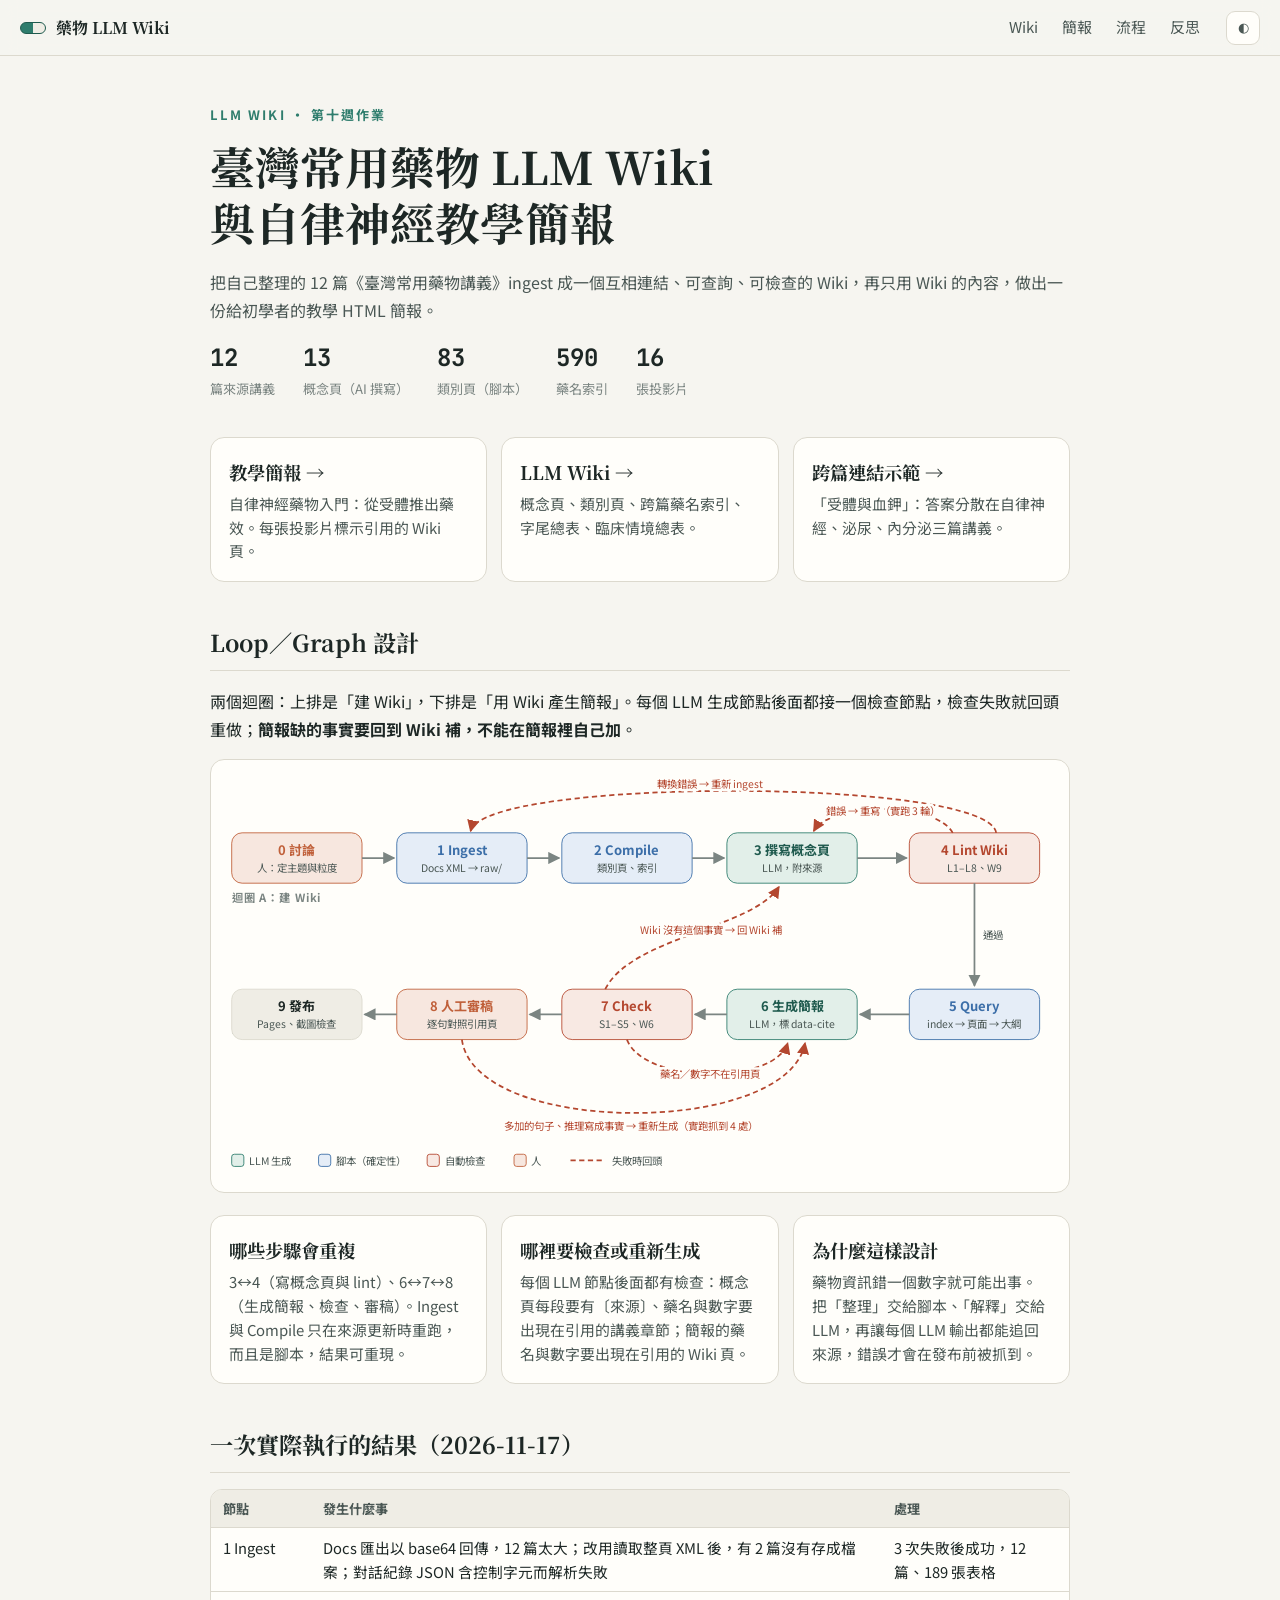
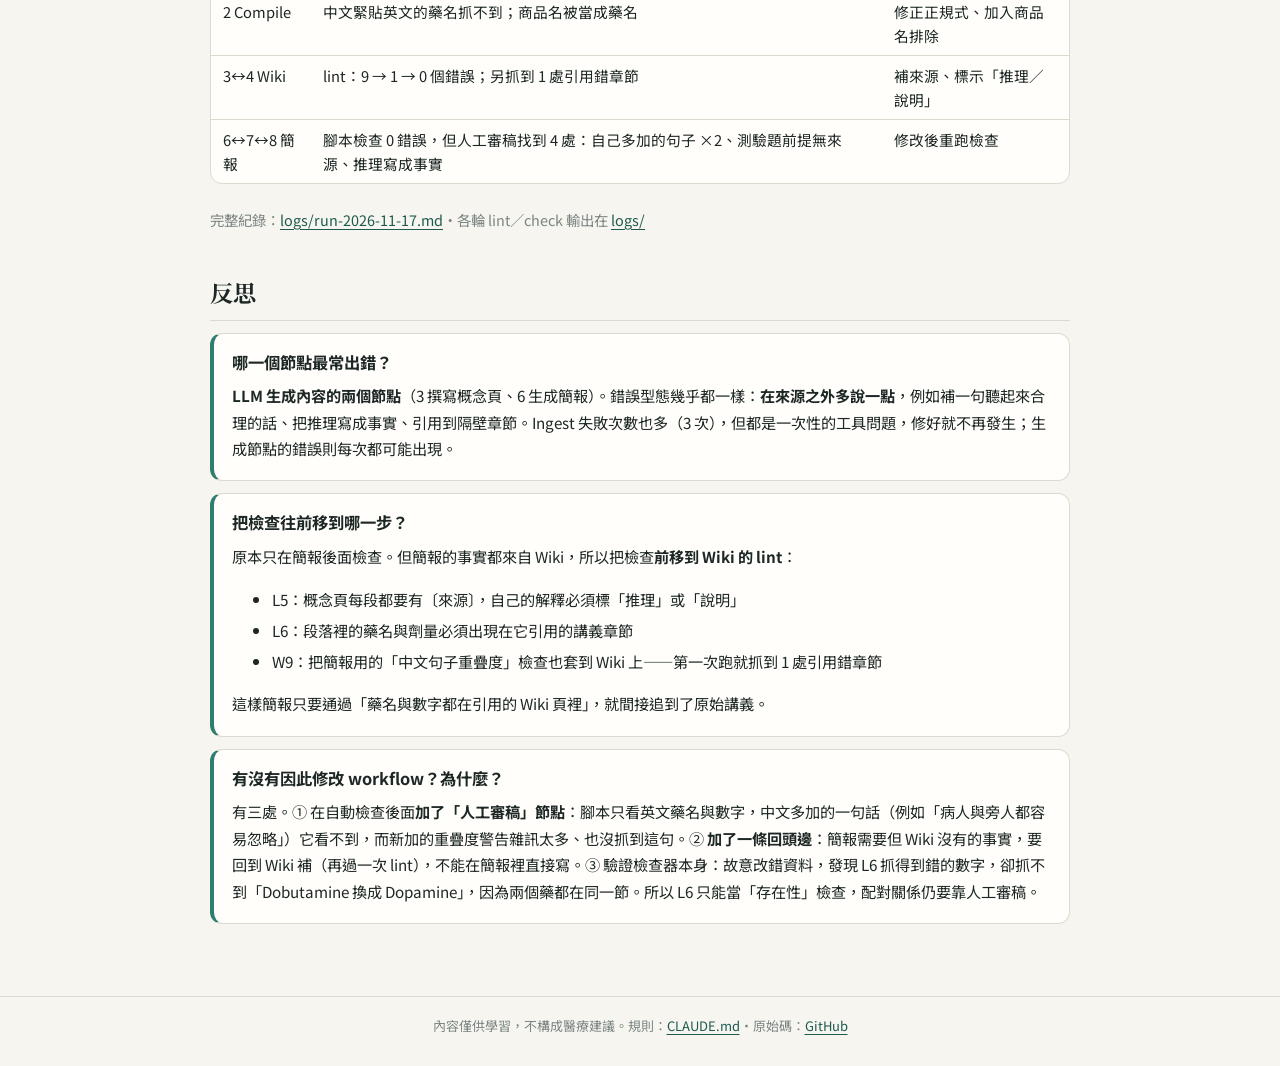
<file: index.html>
<!doctype html>
<html lang="zh-Hant-TW">
<head>
<meta charset="utf-8">
<meta name="viewport" content="width=device-width, initial-scale=1">
<title>藥物 LLM Wiki</title>
<meta name="description" content="以《臺灣常用藥物講義》12 篇為來源建立的 LLM Wiki，並用它產生自律神經藥物教學 HTML 簡報；含 loop/graph 設計、實際執行紀錄與反思。">
<link rel="preconnect" href="https://fonts.googleapis.com">
<link rel="preconnect" href="https://fonts.gstatic.com" crossorigin>
<link href="https://fonts.googleapis.com/css2?family=Noto+Sans+TC:wght@400;500;700&family=Noto+Serif+TC:wght@600;700&family=JetBrains+Mono:wght@500&display=swap" rel="stylesheet">
<link rel="stylesheet" href="assets/site.css">
</head>
<body>
<header class="top">
  <a class="brand" href="index.html"><span class="pill"></span>藥物 LLM Wiki</a>
  <nav><a href="wiki.html#index">Wiki</a><a href="slides/index.html">簡報</a><a href="#graph">流程</a><a href="#reflect">反思</a></nav>
  <button class="icon" id="theme" aria-label="切換深淺色">◐</button>
</header>
<main class="wrap">
  <section class="hero">
    <div class="k">LLM WIKI · 第十週作業</div>
    <h1>臺灣常用藥物 LLM Wiki<br>與自律神經教學簡報</h1>
    <p>把自己整理的 12 篇《臺灣常用藥物講義》ingest 成一個互相連結、可查詢、可檢查的 Wiki，再只用 Wiki 的內容，做出一份給初學者的教學 HTML 簡報。</p>
    <div class="stats">
      <div><b>12</b><span>篇來源講義</span></div>
      <div><b>13</b><span>概念頁（AI 撰寫）</span></div>
      <div><b>83</b><span>類別頁（腳本）</span></div>
      <div><b>590</b><span>藥名索引</span></div>
      <div><b>16</b><span>張投影片</span></div>
    </div>
  </section>

  <div class="cards">
    <a class="card" href="slides/index.html"><h3>教學簡報 →</h3><p>自律神經藥物入門：從受體推出藥效。每張投影片標示引用的 Wiki 頁。</p></a>
    <a class="card" href="wiki.html#index"><h3>LLM Wiki →</h3><p>概念頁、類別頁、跨篇藥名索引、字尾總表、臨床情境總表。</p></a>
    <a class="card" href="wiki.html#concept-potassium"><h3>跨篇連結示範 →</h3><p>「受體與血鉀」：答案分散在自律神經、泌尿、內分泌三篇講義。</p></a>
  </div>

  <section class="section" id="graph">
    <h2>Loop／Graph 設計</h2>
    <p>兩個迴圈：上排是「建 Wiki」，下排是「用 Wiki 產生簡報」。每個 LLM 生成節點後面都接一個檢查節點，檢查失敗就回頭重做；<b>簡報缺的事實要回到 Wiki 補，不能在簡報裡自己加</b>。</p>
    <div class="graph">
      <svg viewBox="0 0 960 470" role="img" aria-labelledby="gt gd">
        <title id="gt">LLM Wiki 與簡報的處理流程圖</title>
        <desc id="gd">上排：討論、Ingest、Compile、撰寫概念頁、Lint Wiki；Lint 失敗回到撰寫或 Ingest。通過後到下排：Query、生成簡報、Check、人工審稿、發布。Check 或審稿失敗回到生成簡報；Wiki 沒有的事實回到撰寫概念頁。</desc>
        <defs>
          <marker id="a" viewBox="0 0 10 10" refX="9" refY="5" markerWidth="7" markerHeight="7" orient="auto"><path d="M0,0 L10,5 L0,10z" fill="var(--ink3)"/></marker>
          <marker id="aw" viewBox="0 0 10 10" refX="9" refY="5" markerWidth="7" markerHeight="7" orient="auto"><path d="M0,0 L10,5 L0,10z" fill="var(--warn)"/></marker>
        </defs>
        <!-- 迴圈名稱 -->
        <text x="10" y="150" font-size="13" fill="var(--ink3)" font-weight="700" letter-spacing="1">迴圈 A：建 Wiki</text>
        <text x="10" y="300" font-size="13" fill="var(--ink3)" font-weight="700" letter-spacing="1">迴圈 B：做簡報</text>
        <!-- 上排節點 -->
        <g font-size="15" text-anchor="middle">
          <rect x="10" y="70" width="150" height="58" rx="12" fill="var(--sym-soft)" stroke="var(--sym)"/><text x="85" y="95" fill="var(--sym)" font-weight="700">0 討論</text><text x="85" y="115" font-size="12" fill="var(--ink2)">人：定主題與粒度</text>
        </g>
        <g font-size="15" text-anchor="middle">
          <rect x="200" y="70" width="150" height="58" rx="12" fill="var(--para-soft)" stroke="var(--para)"/><text x="275" y="95" fill="var(--para)" font-weight="700">1 Ingest</text><text x="275" y="115" font-size="12" fill="var(--ink2)">Docs XML → raw/</text>
          <rect x="390" y="70" width="150" height="58" rx="12" fill="var(--para-soft)" stroke="var(--para)"/><text x="465" y="95" fill="var(--para)" font-weight="700">2 Compile</text><text x="465" y="115" font-size="12" fill="var(--ink2)">類別頁、索引</text>
          <rect x="580" y="70" width="150" height="58" rx="12" fill="var(--accent-soft)" stroke="var(--accent)"/><text x="655" y="95" fill="var(--accent-ink)" font-weight="700">3 撰寫概念頁</text><text x="655" y="115" font-size="12" fill="var(--ink2)">LLM，附來源</text>
          <rect x="790" y="70" width="150" height="58" rx="12" fill="var(--warn-soft)" stroke="var(--warn)"/><text x="865" y="95" fill="var(--warn)" font-weight="700">4 Lint Wiki</text><text x="865" y="115" font-size="12" fill="var(--ink2)">L1–L8、W9</text>
        </g>
        <!-- 上排前進邊 -->
        <g stroke="var(--ink3)" stroke-width="2" fill="none" marker-end="url(#a)">
          <line x1="160" y1="99" x2="197" y2="99"/><line x1="350" y1="99" x2="387" y2="99"/><line x1="540" y1="99" x2="577" y2="99"/><line x1="730" y1="99" x2="787" y2="99"/>
        </g>
        <!-- 上排回頭邊 -->
        <g stroke="var(--warn)" stroke-width="2" fill="none" marker-end="url(#aw)" stroke-dasharray="6 4">
          <path d="M840 70 C 820 34, 700 34, 680 68"/>
          <path d="M890 70 C 880 6, 300 6, 285 68"/>
        </g>
        <text x="760" y="50" text-anchor="middle" font-size="12" fill="var(--warn)">錯誤 → 重寫（實跑 3 輪）</text>
        <text x="560" y="18" text-anchor="middle" font-size="12" fill="var(--warn)">轉換錯誤 → 重新 ingest</text>
        <!-- 往下：通過 -->
        <g stroke="var(--ink3)" stroke-width="2" fill="none" marker-end="url(#a)"><line x1="865" y1="128" x2="865" y2="246"/></g>
        <text x="875" y="192" font-size="12" fill="var(--ink2)">通過</text>
        <!-- 下排節點（右到左） -->
        <g font-size="15" text-anchor="middle">
          <rect x="790" y="250" width="150" height="58" rx="12" fill="var(--para-soft)" stroke="var(--para)"/><text x="865" y="275" fill="var(--para)" font-weight="700">5 Query</text><text x="865" y="295" font-size="12" fill="var(--ink2)">index → 頁面 → 大綱</text>
          <rect x="580" y="250" width="150" height="58" rx="12" fill="var(--accent-soft)" stroke="var(--accent)"/><text x="655" y="275" fill="var(--accent-ink)" font-weight="700">6 生成簡報</text><text x="655" y="295" font-size="12" fill="var(--ink2)">LLM，標 data-cite</text>
          <rect x="390" y="250" width="150" height="58" rx="12" fill="var(--warn-soft)" stroke="var(--warn)"/><text x="465" y="275" fill="var(--warn)" font-weight="700">7 Check</text><text x="465" y="295" font-size="12" fill="var(--ink2)">S1–S5、W6</text>
          <rect x="200" y="250" width="150" height="58" rx="12" fill="var(--sym-soft)" stroke="var(--sym)"/><text x="275" y="275" fill="var(--sym)" font-weight="700">8 人工審稿</text><text x="275" y="295" font-size="12" fill="var(--ink2)">逐句對照引用頁</text>
          <rect x="10" y="250" width="150" height="58" rx="12" fill="var(--paper2)" stroke="var(--line)"/><text x="85" y="275" fill="var(--ink)" font-weight="700">9 發布</text><text x="85" y="295" font-size="12" fill="var(--ink2)">Pages、截圖檢查</text>
        </g>
        <g stroke="var(--ink3)" stroke-width="2" fill="none" marker-end="url(#a)">
          <line x1="790" y1="279" x2="733" y2="279"/><line x1="580" y1="279" x2="543" y2="279"/><line x1="390" y1="279" x2="353" y2="279"/><line x1="200" y1="279" x2="163" y2="279"/>
        </g>
        <!-- 下排回頭邊 -->
        <g stroke="var(--warn)" stroke-width="2" fill="none" marker-end="url(#aw)" stroke-dasharray="6 4">
          <path d="M465 308 C 485 360, 635 360, 650 312"/>
          <path d="M275 308 C 290 420, 650 420, 670 312"/>
          <path d="M440 250 C 470 190, 610 180, 640 132"/>
        </g>
        <text x="560" y="352" text-anchor="middle" font-size="12" fill="var(--warn)">藥名／數字不在引用頁</text>
        <text x="470" y="412" text-anchor="middle" font-size="12" fill="var(--warn)">多加的句子、推理寫成事實 → 重新生成（實跑抓到 4 處）</text>
        <text x="480" y="186" font-size="12" fill="var(--warn)">Wiki 沒有這個事實 → 回 Wiki 補</text>
        <!-- 圖例 -->
        <g font-size="12" fill="var(--ink2)">
          <rect x="10" y="440" width="14" height="14" rx="3" fill="var(--accent-soft)" stroke="var(--accent)"/><text x="30" y="452">LLM 生成</text>
          <rect x="110" y="440" width="14" height="14" rx="3" fill="var(--para-soft)" stroke="var(--para)"/><text x="130" y="452">腳本（確定性）</text>
          <rect x="235" y="440" width="14" height="14" rx="3" fill="var(--warn-soft)" stroke="var(--warn)"/><text x="255" y="452">自動檢查</text>
          <rect x="335" y="440" width="14" height="14" rx="3" fill="var(--sym-soft)" stroke="var(--sym)"/><text x="355" y="452">人</text>
          <line x1="400" y1="447" x2="440" y2="447" stroke="var(--warn)" stroke-width="2" stroke-dasharray="6 4"/><text x="448" y="452">失敗時回頭</text>
        </g>
      </svg>
    </div>
    <div class="cards" style="grid-template-columns:repeat(auto-fit,minmax(260px,1fr))">
      <div class="card"><h3>哪些步驟會重複</h3><p>3↔4（寫概念頁與 lint）、6↔7↔8（生成簡報、檢查、審稿）。Ingest 與 Compile 只在來源更新時重跑，而且是腳本，結果可重現。</p></div>
      <div class="card"><h3>哪裡要檢查或重新生成</h3><p>每個 LLM 節點後面都有檢查：概念頁每段要有〔來源〕、藥名與數字要出現在引用的講義章節；簡報的藥名與數字要出現在引用的 Wiki 頁。</p></div>
      <div class="card"><h3>為什麼這樣設計</h3><p>藥物資訊錯一個數字就可能出事。把「整理」交給腳本、「解釋」交給 LLM，再讓每個 LLM 輸出都能追回來源，錯誤才會在發布前被抓到。</p></div>
    </div>
  </section>

  <section class="section" id="run">
    <h2>一次實際執行的結果（2026-11-17）</h2>
    <div class="tw prose"><table>
      <thead><tr><th>節點</th><th>發生什麼事</th><th>處理</th></tr></thead>
      <tbody>
        <tr><td>1 Ingest</td><td>Docs 匯出以 base64 回傳，12 篇太大；改用讀取整頁 XML 後，有 2 篇沒有存成檔案；對話紀錄 JSON 含控制字元而解析失敗</td><td>3 次失敗後成功，12 篇、189 張表格</td></tr>
        <tr><td>2 Compile</td><td>中文緊貼英文的藥名抓不到；商品名被當成藥名</td><td>修正正規式、加入商品名排除</td></tr>
        <tr><td>3↔4 Wiki</td><td>lint：9 → 1 → 0 個錯誤；另抓到 1 處引用錯章節</td><td>補來源、標示「推理／說明」</td></tr>
        <tr><td>6↔7↔8 簡報</td><td>腳本檢查 0 錯誤，但人工審稿找到 4 處：自己多加的句子 ×2、測驗題前提無來源、推理寫成事實</td><td>修改後重跑檢查</td></tr>
      </tbody>
    </table></div>
    <p class="muted" style="font-size:.9rem">完整紀錄：<a href="https://github.com/joselan4288/drug-llm-wiki/blob/main/logs/run-2026-11-17.md">logs/run-2026-11-17.md</a>・各輪 lint／check 輸出在 <a href="https://github.com/joselan4288/drug-llm-wiki/tree/main/logs">logs/</a></p>
  </section>

  <section class="section" id="reflect">
    <h2>反思</h2>
    <div class="q"><h3>哪一個節點最常出錯？</h3>
      <p><b>LLM 生成內容的兩個節點</b>（3 撰寫概念頁、6 生成簡報）。錯誤型態幾乎都一樣：<b>在來源之外多說一點</b>，例如補一句聽起來合理的話、把推理寫成事實、引用到隔壁章節。Ingest 失敗次數也多（3 次），但都是一次性的工具問題，修好就不再發生；生成節點的錯誤則每次都可能出現。</p></div>
    <div class="q"><h3>把檢查往前移到哪一步？</h3>
      <p>原本只在簡報後面檢查。但簡報的事實都來自 Wiki，所以把檢查<b>前移到 Wiki 的 lint</b>：</p>
      <ul><li>L5：概念頁每段都要有〔來源〕，自己的解釋必須標「推理」或「說明」</li><li>L6：段落裡的藥名與劑量必須出現在它引用的講義章節</li><li>W9：把簡報用的「中文句子重疊度」檢查也套到 Wiki 上——第一次跑就抓到 1 處引用錯章節</li></ul>
      <p>這樣簡報只要通過「藥名與數字都在引用的 Wiki 頁裡」，就間接追到了原始講義。</p></div>
    <div class="q"><h3>有沒有因此修改 workflow？為什麼？</h3>
      <p>有三處。① 在自動檢查後面<b>加了「人工審稿」節點</b>：腳本只看英文藥名與數字，中文多加的一句話（例如「病人與旁人都容易忽略」）它看不到，而新加的重疊度警告雜訊太多、也沒抓到這句。② <b>加了一條回頭邊</b>：簡報需要但 Wiki 沒有的事實，要回到 Wiki 補（再過一次 lint），不能在簡報裡直接寫。③ 驗證檢查器本身：故意改錯資料，發現 L6 抓得到錯的數字，卻抓不到「Dobutamine 換成 Dopamine」，因為兩個藥都在同一節。所以 L6 只能當「存在性」檢查，配對關係仍要靠人工審稿。</p></div>
  </section>
</main>
<footer class="foot">內容僅供學習，不構成醫療建議。規則：<a href="https://github.com/joselan4288/drug-llm-wiki/blob/main/CLAUDE.md">CLAUDE.md</a>・原始碼：<a href="https://github.com/joselan4288/drug-llm-wiki">GitHub</a></footer>
<script>
document.getElementById('theme').onclick = () => {
  const r = document.documentElement;
  const dark = r.dataset.theme ? r.dataset.theme === 'dark' : matchMedia('(prefers-color-scheme: dark)').matches;
  r.dataset.theme = dark ? 'light' : 'dark';
  try { localStorage.setItem('wiki-theme', r.dataset.theme); } catch (_) {}
};
try { const t = localStorage.getItem('wiki-theme'); if (t) document.documentElement.dataset.theme = t; } catch (_) {}
</script>
</body>
</html>
</file>
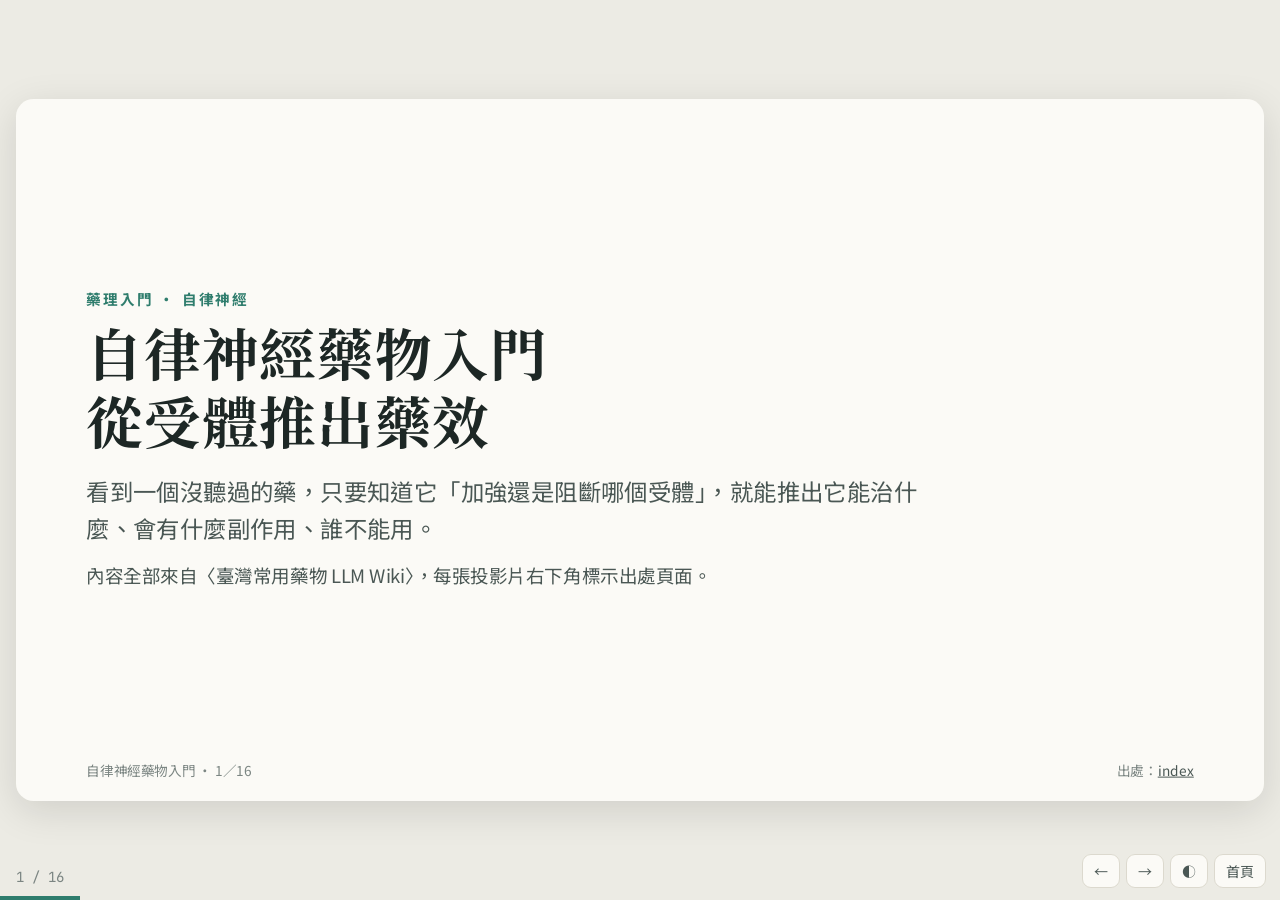
<file: slides/index.html>
<!doctype html>
<html lang="zh-Hant-TW">
<head>
<meta charset="utf-8">
<meta name="viewport" content="width=device-width, initial-scale=1">
<title>自律神經藥物入門</title>
<meta name="description" content="從受體推出藥效與副作用：給初學者的自律神經藥物教學簡報，內容全部來自臺灣常用藥物 LLM Wiki。">
<link rel="preconnect" href="https://fonts.googleapis.com">
<link rel="preconnect" href="https://fonts.gstatic.com" crossorigin>
<link href="https://fonts.googleapis.com/css2?family=Noto+Sans+TC:wght@400;500;700&family=Noto+Serif+TC:wght@600;700&family=JetBrains+Mono:wght@500&display=swap" rel="stylesheet">
<style>
:root{
  --bg:#ecebe4; --paper:#fbfaf6; --ink:#1d2725; --ink2:#4a5754; --ink3:#7b8582; --line:#dcd9ce;
  --accent:#2f7d6d; --accent-ink:#1f5a4e; --accent-soft:#e2efe9;
  --sym:#c0603a; --sym-soft:#f7e7df; --para:#3b6ea8; --para-soft:#e5edf7;
  --warn:#b4472f; --warn-soft:#f8e9e3;
  --sans:"Noto Sans TC","PingFang TC","Microsoft JhengHei",system-ui,sans-serif;
  --serif:"Noto Serif TC","Songti TC",serif; --mono:"JetBrains Mono",ui-monospace,monospace;
  color-scheme:light;
}
@media (prefers-color-scheme:dark){:root:not([data-theme="light"]){
  --bg:#0e1312; --paper:#161c1b; --ink:#e4ebe8; --ink2:#aab6b2; --ink3:#7c8885; --line:#2c3633;
  --accent:#5fb7a3; --accent-ink:#8fd3c3; --accent-soft:#1c302b;
  --sym:#e58b66; --sym-soft:#35231b; --para:#86aee0; --para-soft:#1b2635; --warn:#ec8d74; --warn-soft:#34201b; color-scheme:dark;}}
:root[data-theme="dark"]{
  --bg:#0e1312; --paper:#161c1b; --ink:#e4ebe8; --ink2:#aab6b2; --ink3:#7c8885; --line:#2c3633;
  --accent:#5fb7a3; --accent-ink:#8fd3c3; --accent-soft:#1c302b;
  --sym:#e58b66; --sym-soft:#35231b; --para:#86aee0; --para-soft:#1b2635; --warn:#ec8d74; --warn-soft:#34201b; color-scheme:dark;}
*{box-sizing:border-box}
html,body{margin:0;height:100%;background:var(--bg);color:var(--ink);font-family:var(--sans)}
body{overflow:hidden}
#deck{position:fixed;inset:0;display:grid;place-items:center}
#stage{width:1280px;height:720px;position:relative;transform-origin:center center}
.slide{position:absolute;inset:0;background:var(--paper);border-radius:18px;box-shadow:0 10px 40px rgb(0 0 0/.12);
  padding:56px 72px 64px;display:none;flex-direction:column;overflow:hidden}
.slide.active{display:flex}
.slide h1{font-family:var(--serif);font-size:58px;line-height:1.2;margin:0 0 18px;letter-spacing:.02em}
.slide h2{font-family:var(--serif);font-size:40px;line-height:1.25;margin:0 0 22px}
.kicker{font-size:15px;letter-spacing:.16em;color:var(--accent);font-weight:700;margin-bottom:10px}
.slide p,.slide li{font-size:24px;line-height:1.6;color:var(--ink)}
.slide p{margin:0 0 14px}
.muted{color:var(--ink2)!important}
.small{font-size:19px!important}
.drug{font-family:var(--mono);font-weight:500;color:var(--accent-ink)}
.cols{display:grid;grid-template-columns:1fr 1fr;gap:32px;flex:1;min-height:0}
.cols3{display:grid;grid-template-columns:repeat(3,1fr);gap:20px}
.card{background:var(--bg);border:1px solid var(--line);border-radius:14px;padding:18px 20px}
.card h3{margin:0 0 8px;font-size:22px}
.card p,.card li{font-size:20px;line-height:1.55;margin:0}
.card ul{margin:0;padding-left:1.1em}
.tag{display:inline-block;font-size:15px;font-weight:700;padding:2px 10px;border-radius:99px;margin:0 4px 4px 0}
.t-sym{background:var(--sym-soft);color:var(--sym)} .t-para{background:var(--para-soft);color:var(--para)} .t-acc{background:var(--accent-soft);color:var(--accent-ink)}
.warnbox{background:var(--warn-soft);border-left:5px solid var(--warn);border-radius:12px;padding:14px 20px}
.warnbox p{margin:0;font-size:21px}
table{border-collapse:collapse;width:100%;font-size:20px}
th{text-align:left;font-size:16px;color:var(--ink2);border-bottom:2px solid var(--line);padding:8px 10px}
td{border-bottom:1px solid var(--line);padding:9px 10px;vertical-align:top;line-height:1.45}
.chain{display:flex;align-items:center;gap:12px;flex-wrap:wrap;margin:6px 0 18px}
.chain span{font-size:22px;padding:8px 16px;border-radius:12px;background:var(--bg);border:1px solid var(--line)}
.chain b{color:var(--ink3);font-size:22px}
.cite{position:absolute;left:72px;right:72px;bottom:22px;display:flex;justify-content:space-between;font-size:14px;color:var(--ink3)}
.cite a{color:var(--ink2)}
svg text{font-family:var(--sans)}
details{background:var(--bg);border:1px solid var(--line);border-radius:12px;padding:12px 18px;margin-bottom:12px}
summary{font-size:22px;cursor:pointer;font-weight:500}
details p{font-size:20px;margin:10px 0 0}
#hud{position:fixed;left:0;right:0;bottom:0;height:4px;background:transparent;z-index:5}
#bar{height:100%;background:var(--accent);width:0;transition:width .25s}
#ctrl{position:fixed;right:14px;bottom:12px;display:flex;gap:6px;z-index:6}
#ctrl button,#ctrl a{font:inherit;font-size:14px;border:1px solid var(--line);background:var(--paper);color:var(--ink2);border-radius:9px;padding:6px 11px;cursor:pointer;text-decoration:none}
#count{position:fixed;left:16px;bottom:14px;font-size:14px;color:var(--ink3);font-family:var(--mono);z-index:6}
/* 窄螢幕：改成直向捲動 */
@media (max-width:760px){
  body{overflow:auto}
  #deck{position:static;display:block;padding:12px 16px 80px}
  #stage{width:auto;height:auto;transform:none!important}
  .slide{position:relative;display:flex!important;padding:26px 20px 52px;margin-bottom:16px;border-radius:14px}
  .slide h1{font-size:32px} .slide h2{font-size:25px;margin-bottom:14px}
  .slide p,.slide li{font-size:17px} .card p,.card li{font-size:16px} .card h3{font-size:18px}
  .cols,.cols3{grid-template-columns:1fr;gap:12px}
  table{font-size:15px} th{font-size:13px} td{padding:7px 6px}
  .chain span,.chain b{font-size:16px}
  .warnbox p,details p,summary{font-size:16px}
  .cite{left:20px;right:20px;bottom:14px;font-size:12px;flex-direction:column;gap:2px}
  #hud,#count,#ctrl .nav{display:none}
  .tbl-wrap{overflow-x:auto}
}
@media print{body{overflow:visible}#deck{position:static;display:block}#stage{transform:none!important;width:auto;height:auto}
  .slide{position:relative;display:flex!important;break-after:page;box-shadow:none;width:1280px;height:720px}#hud,#ctrl,#count{display:none}}
</style>
</head>
<body>
<div id="deck"><div id="stage">

<!-- 1 -->
<section class="slide" data-cite="index">
  <div style="margin:auto 0">
    <div class="kicker">藥理入門 · 自律神經</div>
    <h1>自律神經藥物入門<br>從受體推出藥效</h1>
    <p class="muted" style="max-width:860px">看到一個沒聽過的藥，只要知道它「加強還是阻斷哪個受體」，就能推出它能治什麼、會有什麼副作用、誰不能用。</p>
    <p class="small muted">內容全部來自〈臺灣常用藥物 LLM Wiki〉，每張投影片右下角標示出處頁面。</p>
  </div>
</section>

<!-- 2 -->
<section class="slide" data-cite="concept-agonist-antagonist">
  <div class="kicker">這堂課只教一個方法</div>
  <h2>兩個問題，推出整個藥</h2>
  <div class="chain"><span>① 這個藥<b>加強</b>還是<b>阻斷</b>？</span><b>→</b><span>② 哪一個受體？</span><b>→</b><span>③ 查受體平常在哪做什麼</span></div>
  <div class="cols3" style="margin-top:8px">
    <div class="card"><h3>療效</h3><p>你想要的那個器官的效果</p></div>
    <div class="card"><h3>副作用</h3><p>同一個受體在<b>其他器官</b>的效果</p></div>
    <div class="card"><h3>禁忌</h3><p>那個效果對某些病人特別危險</p></div>
  </div>
  <p style="margin-top:26px">促效劑（agonist）模仿身體的訊號、讓受體活化；拮抗劑（antagonist）佔住受體但不活化它，擋掉身體的訊號。</p>
  <p class="muted">療效與副作用是同一件事的兩面。</p>
</section>

<!-- 3 -->
<section class="slide" data-cite="concept-autonomic-nervous-system">
  <div class="kicker">第一步</div>
  <h2>兩套系統，最後一站決定效果</h2>
  <svg viewBox="0 0 1136 330" width="100%" role="img" aria-labelledby="t3 d3" preserveAspectRatio="xMidYMin meet" style="flex:1;min-height:0;margin-top:10px">
    <title id="t3">自律神經訊號傳遞路徑</title>
    <desc id="d3">交感與副交感都在神經節用 ACh 打 N 受體；最後一站交感放正腎上腺素打 α、β 受體，副交感放 ACh 打 M 受體；汗腺例外。</desc>
    <defs><marker id="ar" viewBox="0 0 10 10" refX="9" refY="5" markerWidth="7" markerHeight="7" orient="auto"><path d="M0,0 L10,5 L0,10z" fill="currentColor"/></marker></defs>
    <g font-size="20" style="color:var(--ink3)">
      <!-- 交感 -->
      <text x="0" y="62" font-weight="700" fill="var(--sym)">交感</text>
      <text x="0" y="86" font-size="15" fill="var(--ink3)">戰鬥或逃跑</text>
      <rect x="110" y="36" width="150" height="56" rx="12" fill="var(--bg)" stroke="var(--line)"/><text x="185" y="70" text-anchor="middle" fill="var(--ink)">中樞</text>
      <line x1="262" y1="64" x2="388" y2="64" stroke="currentColor" stroke-width="2" marker-end="url(#ar)"/>
      <rect x="392" y="30" width="230" height="68" rx="34" fill="var(--accent-soft)" stroke="var(--accent)"/><text x="507" y="60" text-anchor="middle" fill="var(--accent-ink)" font-weight="700">神經節</text><text x="507" y="84" text-anchor="middle" font-size="16" fill="var(--accent-ink)">ACh → N 受體</text>
      <line x1="624" y1="64" x2="750" y2="64" stroke="currentColor" stroke-width="2" marker-end="url(#ar)"/>
      <rect x="754" y="30" width="250" height="68" rx="12" fill="var(--sym-soft)" stroke="var(--sym)"/><text x="879" y="60" text-anchor="middle" fill="var(--sym)" font-weight="700">正腎上腺素</text><text x="879" y="84" text-anchor="middle" font-size="16" fill="var(--sym)">→ α、β 受體</text>
      <line x1="1006" y1="64" x2="1060" y2="64" stroke="currentColor" stroke-width="2" marker-end="url(#ar)"/><text x="1066" y="70" fill="var(--ink)">器官</text>
      <!-- 副交感 -->
      <text x="0" y="172" font-weight="700" fill="var(--para)">副交感</text>
      <text x="0" y="196" font-size="15" fill="var(--ink3)">休息與消化</text>
      <rect x="110" y="146" width="150" height="56" rx="12" fill="var(--bg)" stroke="var(--line)"/><text x="185" y="180" text-anchor="middle" fill="var(--ink)">中樞</text>
      <line x1="262" y1="174" x2="388" y2="174" stroke="currentColor" stroke-width="2" marker-end="url(#ar)"/>
      <rect x="392" y="140" width="230" height="68" rx="34" fill="var(--accent-soft)" stroke="var(--accent)"/><text x="507" y="170" text-anchor="middle" fill="var(--accent-ink)" font-weight="700">神經節</text><text x="507" y="194" text-anchor="middle" font-size="16" fill="var(--accent-ink)">ACh → N 受體</text>
      <line x1="624" y1="174" x2="750" y2="174" stroke="currentColor" stroke-width="2" marker-end="url(#ar)"/>
      <rect x="754" y="140" width="250" height="68" rx="12" fill="var(--para-soft)" stroke="var(--para)"/><text x="879" y="170" text-anchor="middle" fill="var(--para)" font-weight="700">ACh</text><text x="879" y="194" text-anchor="middle" font-size="16" fill="var(--para)">→ M 受體</text>
      <line x1="1006" y1="174" x2="1060" y2="174" stroke="currentColor" stroke-width="2" marker-end="url(#ar)"/><text x="1066" y="180" fill="var(--ink)">器官</text>
      <!-- 標示 -->
      <text x="507" y="250" text-anchor="middle" font-size="17" fill="var(--ink2)">共通站：兩套都一樣</text>
      <text x="879" y="250" text-anchor="middle" font-size="17" fill="var(--ink2)">藥物動手腳的地方</text>
      <line x1="879" y1="226" x2="879" y2="212" stroke="var(--ink3)" stroke-width="1.5"/>
      <line x1="507" y1="226" x2="507" y2="212" stroke="var(--ink3)" stroke-width="1.5"/>
      <rect x="110" y="276" width="1000" height="48" rx="10" fill="var(--warn-soft)"/>
      <text x="130" y="307" font-size="18" fill="var(--warn)" font-weight="700">例外：汗腺</text>
      <text x="240" y="307" font-size="18" fill="var(--ink)">由交感支配，但末梢放 ACh、打 M 受體 → 擋 M 的藥會讓人不流汗</text>
    </g>
  </svg>
</section>

<!-- 4 -->
<section class="slide" data-cite="concept-receptor-map">
  <div class="kicker">第二步：受體地圖</div>
  <h2>同一個器官，兩套系統各有一個受體</h2>
  <div class="cols3" style="grid-template-columns:repeat(3,1fr);gap:16px">
    <div class="card"><h3>眼</h3><p><span class="tag t-sym">α₁</span>瞳孔放大</p><p><span class="tag t-para">M₃</span>縮瞳</p></div>
    <div class="card"><h3>心臟</h3><p><span class="tag t-sym">β₁</span>心跳與收縮力↑</p><p><span class="tag t-para">M₂</span>心跳↓</p></div>
    <div class="card"><h3>支氣管</h3><p><span class="tag t-sym">β₂</span>擴張</p><p><span class="tag t-para">M₃</span>收縮</p></div>
    <div class="card"><h3>血管</h3><p><span class="tag t-sym">α₁</span>收縮 → 血壓↑</p><p class="muted"><span class="tag t-acc">α₂</span>中樞：血壓↓、鎮靜</p></div>
    <div class="card"><h3>膀胱、攝護腺</h3><p><span class="tag t-sym">α₁</span>尿滯留　<span class="tag t-sym">β₃</span>膀胱放鬆</p><p><span class="tag t-para">M₃</span>收縮</p></div>
    <div class="card"><h3>肝、骨骼肌</h3><p><span class="tag t-sym">β₂</span>血糖↑、血鉀↓、手抖</p></div>
  </div>
  <p class="small muted" style="margin-top:16px"><span class="tag t-sym">橘</span>交感（α、β）　<span class="tag t-para">藍</span>副交感（M）　記憶法：「β₁ 一顆心、β₂ 兩片肺」</p>
</section>

<!-- 5 -->
<section class="slide" data-cite="concept-agonist-antagonist,concept-beta-receptor">
  <div class="kicker">練習一</div>
  <h2><span class="drug">Salbutamol</span>（泛得林 Ventolin）</h2>
  <div class="chain"><span>加強</span><b>+</b><span>β₂</span><b>→</b><span>查表：支氣管擴張、血鉀↓、手抖</span></div>
  <div class="cols">
    <div class="card"><h3>想要的效果</h3><p>支氣管擴張 → <b>氣喘緩解</b>（短效，SABA）</p></div>
    <div class="card"><h3>同一個受體在別處</h3><p>骨骼肌 → <b>手抖</b><br>血鉀↓ → <b>低血鉀</b></p></div>
  </div>
  <div class="warnbox" style="margin-top:20px"><p>長效的 β₂ 促效劑（LABA，例如 <span class="drug">Formoterol</span>、<span class="drug">Salmeterol</span>）在氣喘<b>絕不可單獨使用</b>，一定要和吸入型類固醇合用——氣喘的本質是發炎。</p></div>
</section>

<!-- 6 -->
<section class="slide" data-cite="concept-muscarinic-receptor,concept-agonist-antagonist">
  <div class="kicker">練習二</div>
  <h2><span class="drug">Atropine</span>（阿托品）</h2>
  <div class="chain"><span>阻斷</span><b>+</b><span>M</span><b>→</b><span>解除副交感：心跳加快、分泌減少、瞳孔放大</span></div>
  <div class="cols">
    <div class="card"><h3>用途</h3><ul><li>症狀性心搏過緩（擋掉 M₂ 的減速）</li><li>有機磷中毒（擋掉過多的 ACh）</li></ul></div>
    <div class="card"><h3>副作用與禁忌</h3><ul><li>會進腦 → 譫妄</li><li>膀胱收縮被擋 → 尿滯留</li><li>閉角性青光眼、攝護腺肥大禁忌</li></ul></div>
  </div>
  <p class="small muted" style="margin-top:18px">對照：<span class="drug">Glycopyrrolate</span>（Robinul）也擋 M，但不進腦，中樞副作用極少。</p>
</section>

<!-- 7 -->
<section class="slide" data-cite="concept-anticholinergic-toxidrome">
  <div class="kicker">把 M 全部擋掉會怎樣</div>
  <h2>抗膽鹼中毒：熱、乾、紅、瞎、瘋、脹</h2>
  <div class="tbl-wrap"><table>
    <tr><th>口訣</th><th>表現</th><th>口訣</th><th>表現</th></tr>
    <tr><td>熱如兔</td><td>發燒</td><td>瞎如蝙蝠</td><td>瞳孔放大</td></tr>
    <tr><td>乾如骨</td><td>無汗</td><td>瘋如帽匠</td><td>譫妄</td></tr>
    <tr><td>紅如甜菜</td><td>潮紅</td><td>脹如酒瓶</td><td>尿滯留</td></tr>
  </table></div>
  <div class="cols" style="margin-top:22px;flex:0">
    <div class="card"><h3>怎麼和擬交感中毒分？</h3><p>兩者都瞳孔放大、體溫上升；<b>抗膽鹼皮膚乾，擬交感大量出汗</b>。</p></div>
    <div class="card"><h3>臨床提醒</h3><p><span class="drug">Atropine</span> 會造成譫妄與幻覺，不能用來鎮靜躁動病人。</p></div>
  </div>
</section>

<!-- 8 -->
<section class="slide" data-cite="concept-cholinergic-crisis">
  <div class="kicker">反方向</div>
  <h2>有機磷中毒：ACh 分解不掉</h2>
  <p>有機磷農藥卡住膽鹼酯酶並「老化」，ACh 無法分解，M 與 N 受體同時被過度刺激。</p>
  <div class="cols">
    <div class="card"><h3><span class="tag t-para">M</span>SLUDGE</h3><p>流涎、流淚、排尿、腹瀉、腸胃不適、嘔吐；加上縮瞳、心搏過緩、支氣管分泌物暴增</p></div>
    <div class="card"><h3><span class="tag t-acc">N</span>肌肉</h3><p>肌肉顫動、無力，嚴重時呼吸肌麻痺</p></div>
  </div>
  <div class="chain" style="margin-top:20px"><span><span class="drug">Atropine</span> 大劑量：只擋 M，終點是分泌物乾</span><b>+</b><span><span class="drug">Pralidoxime</span>（2-PAM）：讓酵素恢復，須在老化前給</span></div>
  <p class="small muted">為什麼兩個都要？Atropine 擋不到 N 受體造成的肌肉無力。</p>
</section>

<!-- 9 -->
<section class="slide" data-cite="concept-selectivity">
  <div class="kicker">為什麼同類藥有好幾個</div>
  <h2>選擇性：只打想要的受體</h2>
  <div class="tbl-wrap"><table>
    <tr><th>想要的效果</th><th>選擇性較高的藥</th><th>換來的好處</th></tr>
    <tr><td>減慢心跳，不收縮支氣管</td><td><span class="drug">Bisoprolol</span>（β₁）</td><td>氣喘者相對安全</td></tr>
    <tr><td>放鬆攝護腺</td><td><span class="drug">Tamsulosin</span>（α₁A）</td><td>血壓影響較小</td></tr>
    <tr><td>放鬆膀胱</td><td><span class="drug">Solifenacin</span>（M₃）</td><td>抗膽鹼副作用較少</td></tr>
    <tr><td>放鬆膀胱，完全不碰 M</td><td><span class="drug">Mirabegron</span>（β₃）</td><td>無抗膽鹼副作用</td></tr>
  </table></div>
  <p style="margin-top:18px"><b>「不進腦」也是一種選擇性</b>：<span class="drug">Ipratropium</span>、<span class="drug">Tiotropium</span> 用吸入的，只在呼吸道作用；<span class="drug">Oxybutynin</span> 會進腦，老人易譫妄。</p>
</section>

<!-- 10 -->
<section class="slide" data-cite="concept-alpha-receptor">
  <div class="kicker">α 受體</div>
  <h2>太緊的攝護腺，和交感的煞車</h2>
  <div class="cols">
    <div class="card"><h3>阻斷 α₁：放鬆攝護腺</h3>
      <p>攝護腺肥大有兩個原因：<b>太緊</b>（α₁A 收縮）和<b>太大</b>（腺體增生）。α₁ 阻斷劑處理「太緊」，幾天就見效。</p>
      <p class="small" style="margin-top:8px"><span class="drug">Tamsulosin</span>（Harnalidge）、<span class="drug">Doxazosin</span>（可迅 Doxaben，首劑姿勢性低血壓）</p></div>
    <div class="card"><h3>加強 α₂：踩煞車</h3>
      <p>α₂ 減少正腎上腺素釋放 → 血壓↓。</p>
      <p class="small" style="margin-top:8px"><span class="drug">Clonidine</span>（Catapres）：<b>突然停藥會反彈性高血壓</b></p></div>
  </div>
  <div class="warnbox" style="margin-top:18px"><p><b>嗜鉻細胞瘤：先 α 阻斷、再 β 阻斷。</b>順序顛倒會造成高血壓危象。<span class="muted">（推理：先擋 β，血管只剩 α₁ 的收縮。）</span></p></div>
</section>

<!-- 11 -->
<section class="slide" data-cite="concept-beta-receptor,concept-do-not-stop-abruptly">
  <div class="kicker">β 阻斷劑</div>
  <h2>β 阻斷劑的三個陷阱</h2>
  <div class="cols3">
    <div class="card"><h3>① 氣喘</h3><p>非選擇性藥物（如 <span class="drug">Propranolol</span>）擋到 β₂，氣喘禁用；<span class="drug">Bisoprolol</span>（康肯 Concor）β₁ 高選擇性，相對安全。</p></div>
    <div class="card"><h3>② 低血糖</h3><p>低血糖時的心悸、手抖被擋掉，<b>只剩冒汗</b>。</p></div>
    <div class="card"><h3>③ 突然停藥</h3><p>受體上調造成反彈：反彈性心搏過速、心絞痛。<b>不可突然停藥</b>。</p></div>
  </div>
  <p class="small muted" style="margin-top:22px">在心血管：高血壓第一線不是 β 阻斷劑，但它是心衰竭（HFrEF）四大支柱之一。</p>
</section>

<!-- 12 -->
<section class="slide" data-cite="concept-anaphylaxis-epinephrine">
  <div class="kicker">一個藥打三個受體</div>
  <h2>為什麼過敏性休克只有腎上腺素能救</h2>
  <svg viewBox="0 0 1136 300" width="100%" role="img" aria-labelledby="t12 d12" preserveAspectRatio="xMidYMin meet" style="flex:1;min-height:0">
    <title id="t12">Epinephrine 同時作用於三個受體</title>
    <desc id="d12">α₁ 收縮血管減輕水腫、β₁ 強心、β₂ 擴張支氣管並抑制肥大細胞釋放。</desc>
    <defs><marker id="ar2" viewBox="0 0 10 10" refX="9" refY="5" markerWidth="7" markerHeight="7" orient="auto"><path d="M0,0 L10,5 L0,10z" fill="var(--ink3)"/></marker></defs>
    <rect x="40" y="110" width="250" height="80" rx="40" fill="var(--accent)"/>
    <text x="165" y="158" text-anchor="middle" font-size="26" font-weight="700" fill="var(--paper)">Epinephrine</text>
    <g stroke="var(--ink3)" stroke-width="2.5" fill="none">
      <path d="M292 140 C 380 60, 420 50, 500 50" marker-end="url(#ar2)"/>
      <path d="M292 150 L 500 150" marker-end="url(#ar2)"/>
      <path d="M292 160 C 380 240, 420 250, 500 250" marker-end="url(#ar2)"/>
    </g>
    <g font-size="21">
      <rect x="506" y="18" width="600" height="64" rx="12" fill="var(--sym-soft)"/><text x="526" y="58" fill="var(--sym)" font-weight="700">α₁</text><text x="580" y="58" fill="var(--ink)">收縮血管、減輕水腫 → 拉回血壓</text>
      <rect x="506" y="118" width="600" height="64" rx="12" fill="var(--sym-soft)"/><text x="526" y="158" fill="var(--sym)" font-weight="700">β₁</text><text x="580" y="158" fill="var(--ink)">強心 → 增加心輸出</text>
      <rect x="506" y="218" width="600" height="64" rx="12" fill="var(--sym-soft)"/><text x="526" y="258" fill="var(--sym)" font-weight="700">β₂</text><text x="580" y="258" fill="var(--ink)">擴張支氣管、抑制肥大細胞釋放</text>
    </g>
  </svg>
  <p class="small"><b>0.3–0.5 mg 大腿外側肌注</b>（1 mg/mL，即 1:1000）；不要改成皮下注射。抗組織胺與類固醇不能取代它。心跳停止的劑量完全不同（1 mg IV）。</p>
</section>

<!-- 13 -->
<section class="slide" data-cite="concept-potassium">
  <div class="kicker">跨系統</div>
  <h2>同一個機轉，是副作用也是治療</h2>
  <svg viewBox="0 0 1136 290" width="100%" role="img" aria-labelledby="t13 d13" preserveAspectRatio="xMidYMin meet" style="flex:1;min-height:0">
    <title id="t13">受體與血鉀</title>
    <desc id="d13">β₂ 與胰島素把鉀推進細胞，使血鉀下降；Succinylcholine 在高風險病人讓血鉀上升。</desc>
    <defs><marker id="ar3" viewBox="0 0 10 10" refX="9" refY="5" markerWidth="8" markerHeight="8" orient="auto"><path d="M0,0 L10,5 L0,10z" fill="context-stroke"/></marker></defs>
    <rect x="0" y="0" width="1136" height="290" rx="16" fill="var(--bg)"/>
    <text x="40" y="44" font-size="20" fill="var(--ink2)">血液</text>
    <ellipse cx="568" cy="175" rx="300" ry="95" fill="var(--paper)" stroke="var(--line)" stroke-width="2"/>
    <text x="568" y="182" text-anchor="middle" font-size="22" fill="var(--ink2)">細胞內</text>
    <g stroke-width="3" fill="none">
      <path d="M210 70 L 330 125" stroke="var(--accent)" marker-end="url(#ar3)"/>
      <path d="M926 70 L 806 125" stroke="var(--accent)" marker-end="url(#ar3)"/>
      <path d="M568 80 L 568 22" stroke="var(--warn)" marker-end="url(#ar3)"/>
    </g>
    <text x="40" y="100" font-size="20" fill="var(--accent-ink)" font-weight="700">β₂：Salbutamol 霧化</text>
    <text x="1096" y="100" text-anchor="end" font-size="20" fill="var(--accent-ink)" font-weight="700">胰島素＋葡萄糖</text>
    <text x="590" y="44" font-size="19" fill="var(--warn)" font-weight="700">Succinylcholine（燒傷、擠壓傷、長期臥床）→ 致命性高血鉀</text>
  </svg>
  <p class="small">氣喘病人用 <span class="drug">Salbutamol</span>：低血鉀是<b>副作用</b>。高血鉀急救第二步「把鉀推進細胞」：用的正是 Salbutamol 霧化——是<b>治療</b>。</p>
</section>

<!-- 14 -->
<section class="slide" data-cite="concept-nicotinic-receptor">
  <div class="kicker">N 受體</div>
  <h2>肌肉鬆弛劑與兩種逆轉</h2>
  <p>插管時讓肌肉完全鬆弛，但<b>意識與痛覺還在</b>，一定要同時給鎮靜與止痛。</p>
  <div class="cols">
    <div class="card"><h3><span class="drug">Succinylcholine</span>（去極化型）</h3><p>起效 30–60 秒；沒有逆轉劑，5–10 分鐘內自行消退。燒傷、擠壓傷者易致命性高血鉀。</p></div>
    <div class="card"><h3><span class="drug">Rocuronium</span>（非去極化型）</h3><p>可用 <span class="drug">Sugammadex</span> 直接包起來完全逆轉；或用 <span class="drug">Neostigmine</span> 增加 ACh 與它競爭。</p></div>
  </div>
  <div class="warnbox" style="margin-top:18px"><p>為什麼 <span class="drug">Neostigmine</span> 一定要配 <span class="drug">Glycopyrrolate</span>？ACh 變多不只作用在 N，M 受體也被過度刺激（心搏過緩、分泌暴增、支氣管收縮），要先擋住 M。</p></div>
</section>

<!-- 15 -->
<section class="slide" data-cite="concept-beta-receptor,concept-muscarinic-receptor,concept-alpha-receptor">
  <div class="kicker">自我測驗：點開看答案</div>
  <h2>用受體推推看</h2>
  <details><summary>Q1　氣喘病人可以用 Propranolol 嗎？</summary>
    <p>不行。<span class="drug">Propranolol</span> 是非選擇性 β 阻斷劑，會擋到 β₂，而 β₂ 負責支氣管擴張；非選擇性藥物在氣喘禁用。</p></details>
  <details><summary>Q2　攝護腺肥大的長輩吃了感冒藥，為什麼尿不出來？</summary>
    <p>第一代抗組織胺有抗膽鹼作用，擋住讓膀胱收縮的 M₃；含 Pseudoephedrine 的感冒藥也會誘發急性尿滯留。</p></details>
  <details><summary>Q3　Clonidine 為什麼不能突然停？</summary>
    <p>它加強 α₂，等於踩著交感的煞車；突然停藥，煞車放掉，會反彈性高血壓。</p></details>
</section>

<!-- 16 -->
<section class="slide" data-cite="index">
  <div class="kicker">總結</div>
  <h2>帶走一個方法</h2>
  <div class="chain"><span>加強或阻斷？</span><b>→</b><span>哪個受體？</span><b>→</b><span>那個受體在哪裡做什麼？</span></div>
  <div class="cols3">
    <div class="card"><h3>療效與副作用</h3><p>是同一個受體在不同器官的效果</p></div>
    <div class="card"><h3>選擇性</h3><p>決定副作用多寡，也是同類藥有好幾個的原因</p></div>
    <div class="card"><h3>停藥與順序</h3><p>β 阻斷劑、Clonidine 不可突然停；嗜鉻細胞瘤先 α 後 β</p></div>
  </div>
  <p class="small" style="margin-top:24px">延伸閱讀（Wiki）：<a href="../wiki.html#concept-receptor-map">受體地圖</a>・<a href="../wiki.html#concept-selectivity">選擇性</a>・<a href="../wiki.html#concept-potassium">受體與血鉀</a>・<a href="../wiki.html#agg-drug-index">跨篇藥名索引</a>・<a href="../wiki.html#index">Wiki 目錄</a></p>
</section>

</div></div>
<div id="hud"><div id="bar"></div></div>
<div id="count"></div>
<div id="ctrl"><button class="nav" id="prev" aria-label="上一張">←</button><button class="nav" id="next" aria-label="下一張">→</button><button id="theme" aria-label="切換深淺色">◐</button><a href="../index.html">首頁</a></div>
<script>
(() => {
  const slides = [...document.querySelectorAll('.slide')];
  const titles = {};
  // 每張投影片底部加上出處（data-cite → Wiki 頁）
  slides.forEach((s, i) => {
    const ids = (s.dataset.cite || '').split(',').map(x => x.trim()).filter(Boolean);
    const div = document.createElement('div');
    div.className = 'cite';
    div.innerHTML = `<span>自律神經藥物入門 · ${i + 1}／${slides.length}</span><span>出處：${ids.map(id => `<a href="../wiki.html#${id}">${id}</a>`).join('、')}</span>`;
    s.appendChild(div);
  });
  let cur = 0;
  const fromHash = () => { const n = parseInt(location.hash.slice(1), 10); return n >= 1 && n <= slides.length ? n - 1 : 0; };
  function show(n) {
    cur = Math.max(0, Math.min(slides.length - 1, n));
    slides.forEach((s, i) => s.classList.toggle('active', i === cur));
    document.getElementById('bar').style.width = ((cur + 1) / slides.length * 100) + '%';
    document.getElementById('count').textContent = `${cur + 1} / ${slides.length}`;
    if (location.hash !== '#' + (cur + 1)) history.replaceState(null, '', '#' + (cur + 1));
  }
  function fit() {
    const st = document.getElementById('stage');
    if (innerWidth <= 760) { st.style.transform = 'none'; return; }
    const k = Math.min((innerWidth - 32) / 1280, (innerHeight - 48) / 720);
    st.style.transform = `scale(${k})`;
  }
  addEventListener('resize', fit);
  addEventListener('keydown', e => {
    if (['ArrowRight', 'PageDown', ' '].includes(e.key)) { e.preventDefault(); show(cur + 1); }
    if (['ArrowLeft', 'PageUp'].includes(e.key)) { e.preventDefault(); show(cur - 1); }
    if (e.key === 'Home') show(0);
    if (e.key === 'End') show(slides.length - 1);
  });
  document.getElementById('next').onclick = () => show(cur + 1);
  document.getElementById('prev').onclick = () => show(cur - 1);
  let x0 = null;
  addEventListener('touchstart', e => { x0 = e.touches[0].clientX; }, { passive: true });
  addEventListener('touchend', e => {
    if (x0 === null || innerWidth <= 760) return;
    const dx = e.changedTouches[0].clientX - x0;
    if (Math.abs(dx) > 50) show(cur + (dx < 0 ? 1 : -1));
    x0 = null;
  });
  document.getElementById('theme').onclick = () => {
    const r = document.documentElement;
    const dark = r.dataset.theme ? r.dataset.theme === 'dark' : matchMedia('(prefers-color-scheme: dark)').matches;
    r.dataset.theme = dark ? 'light' : 'dark';
    try { localStorage.setItem('slides-theme', r.dataset.theme); } catch (_) {}
  };
  try { const t = localStorage.getItem('slides-theme'); if (t) document.documentElement.dataset.theme = t; } catch (_) {}
  fit(); show(fromHash());
  addEventListener('hashchange', () => show(fromHash()));
})();
</script>
</body>
</html>
</file>
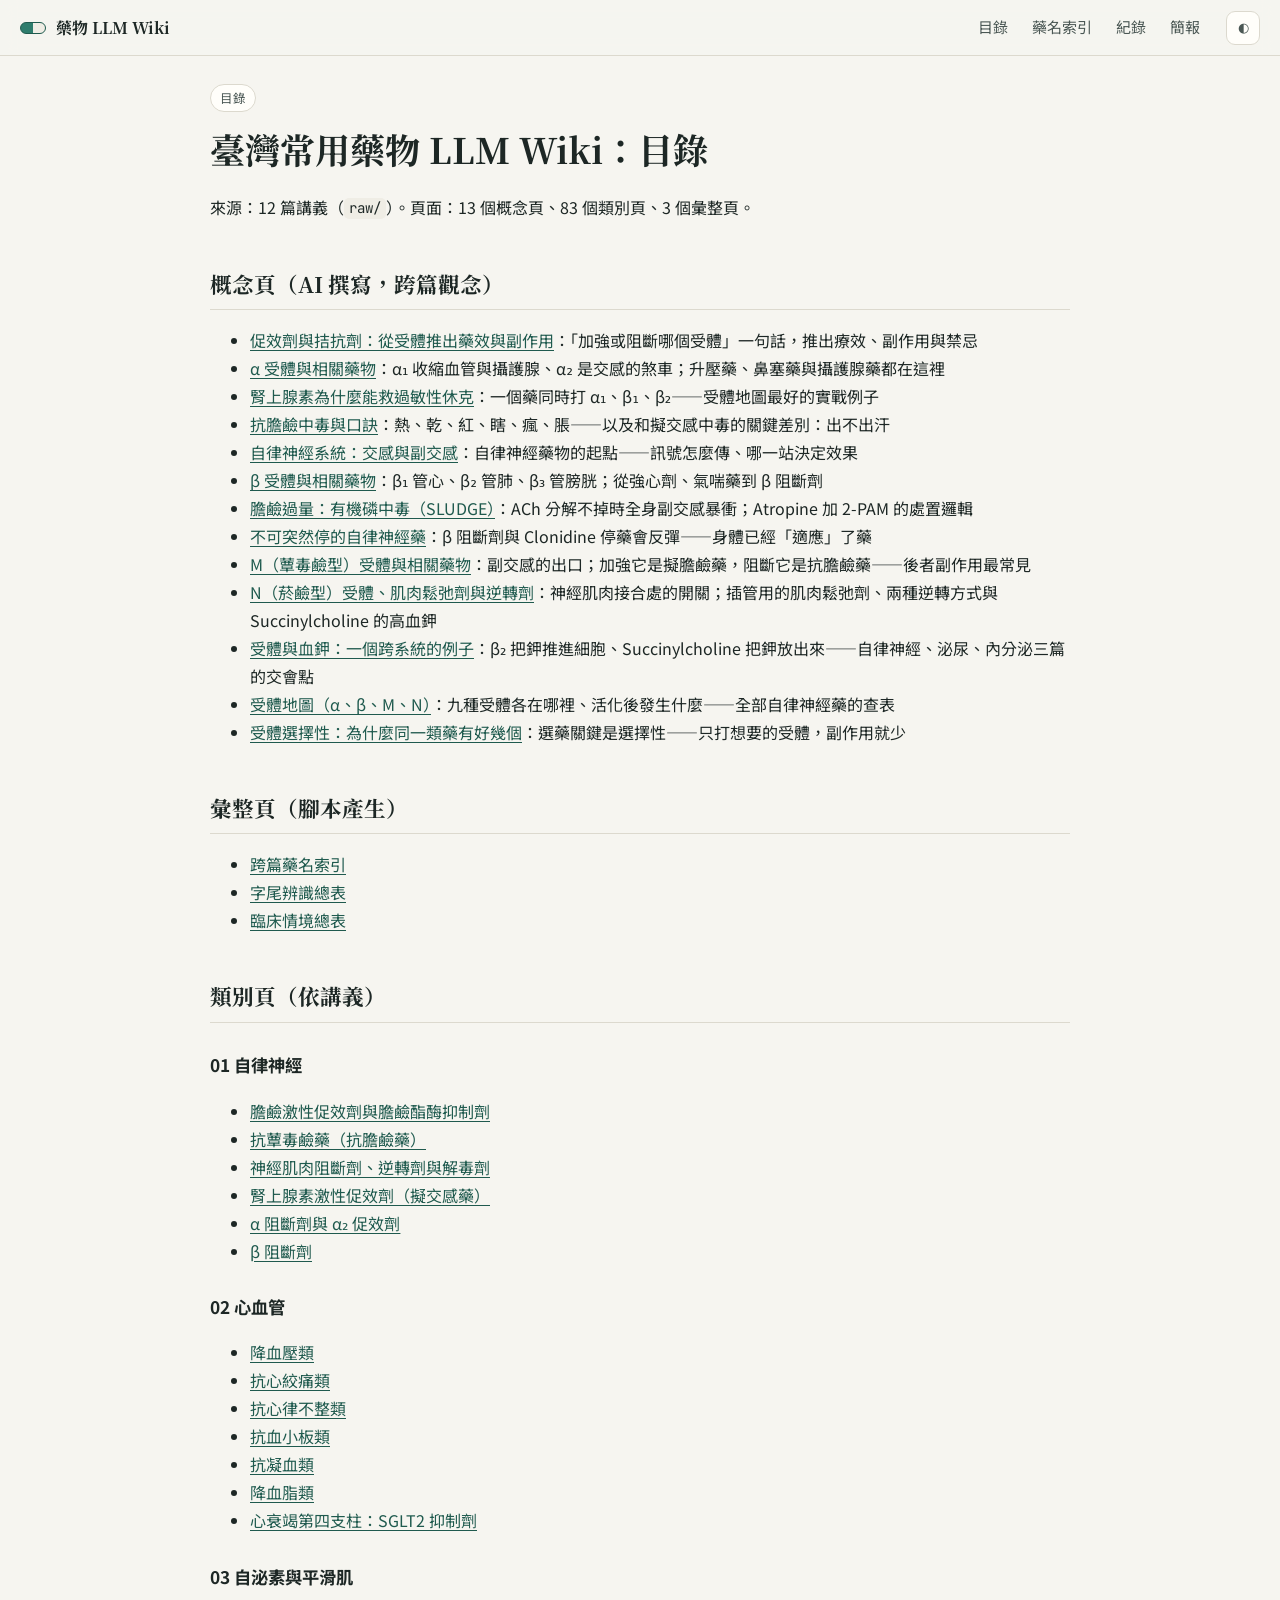
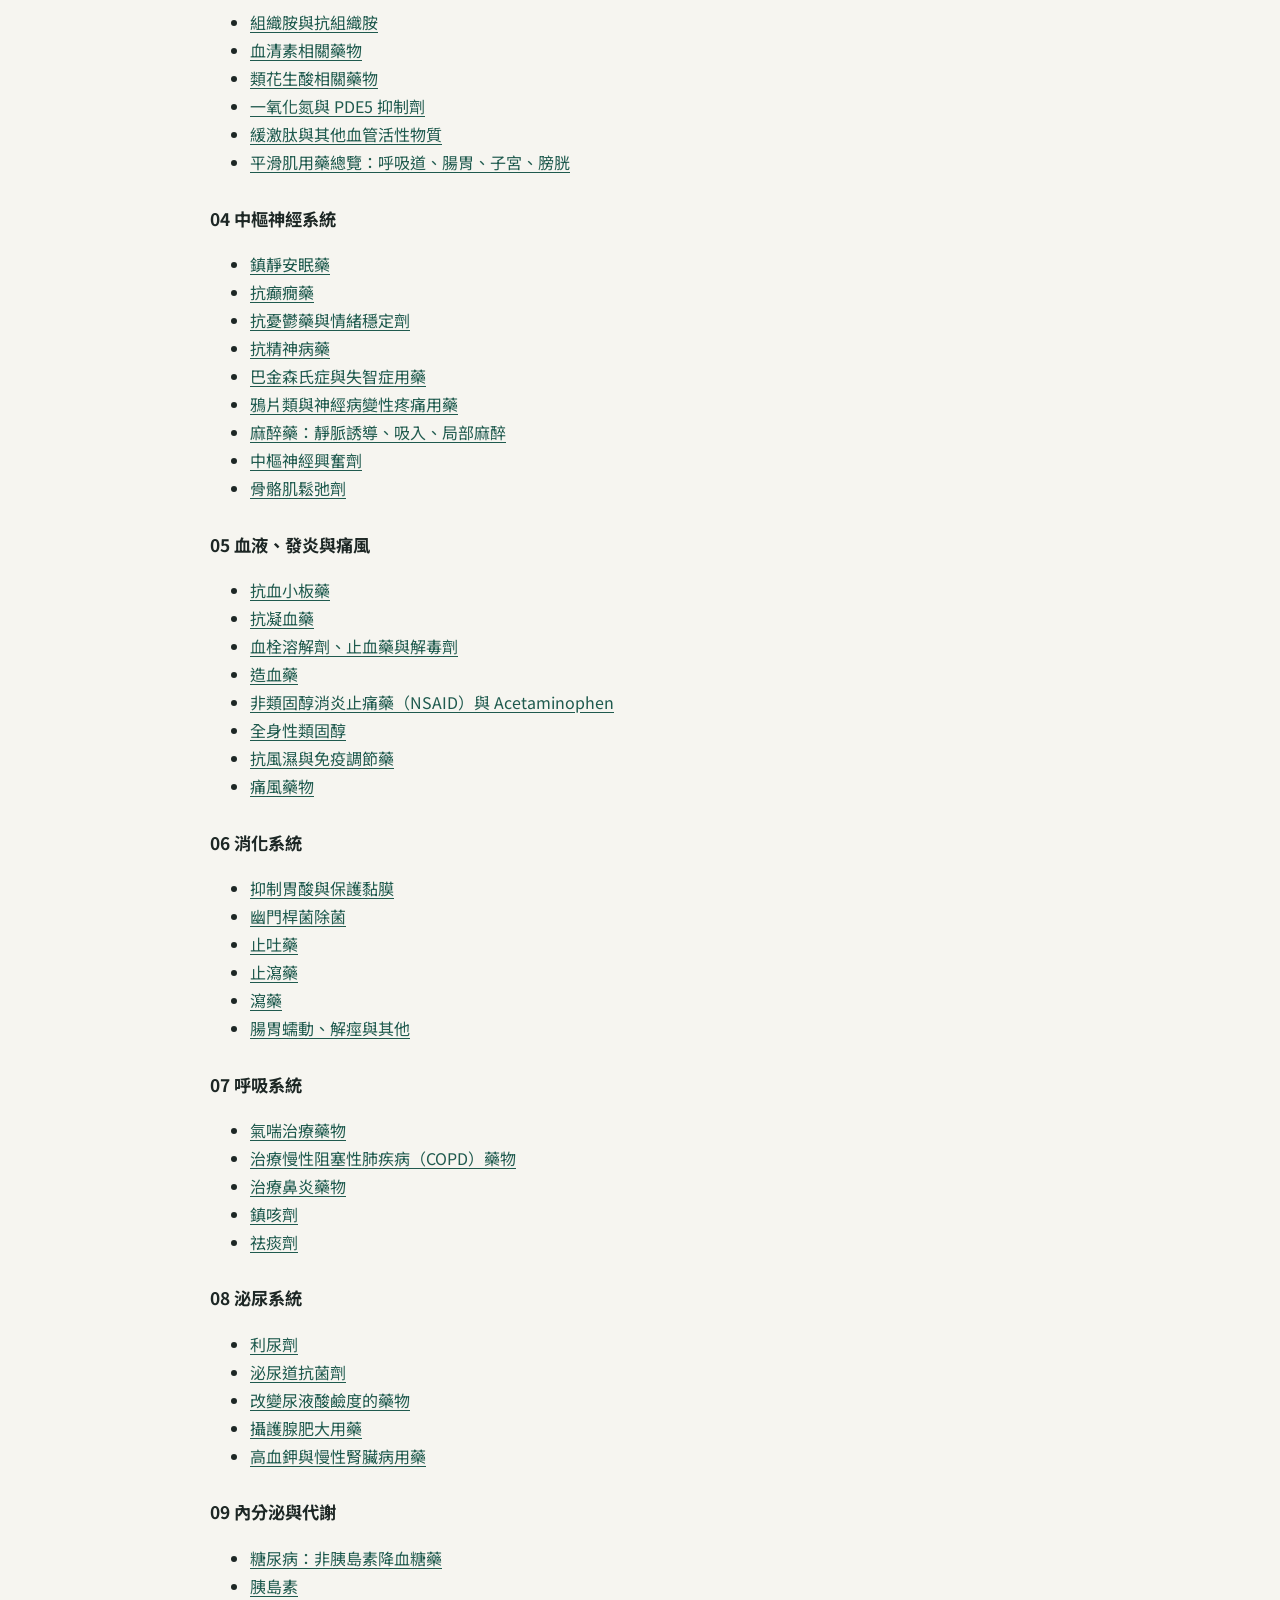
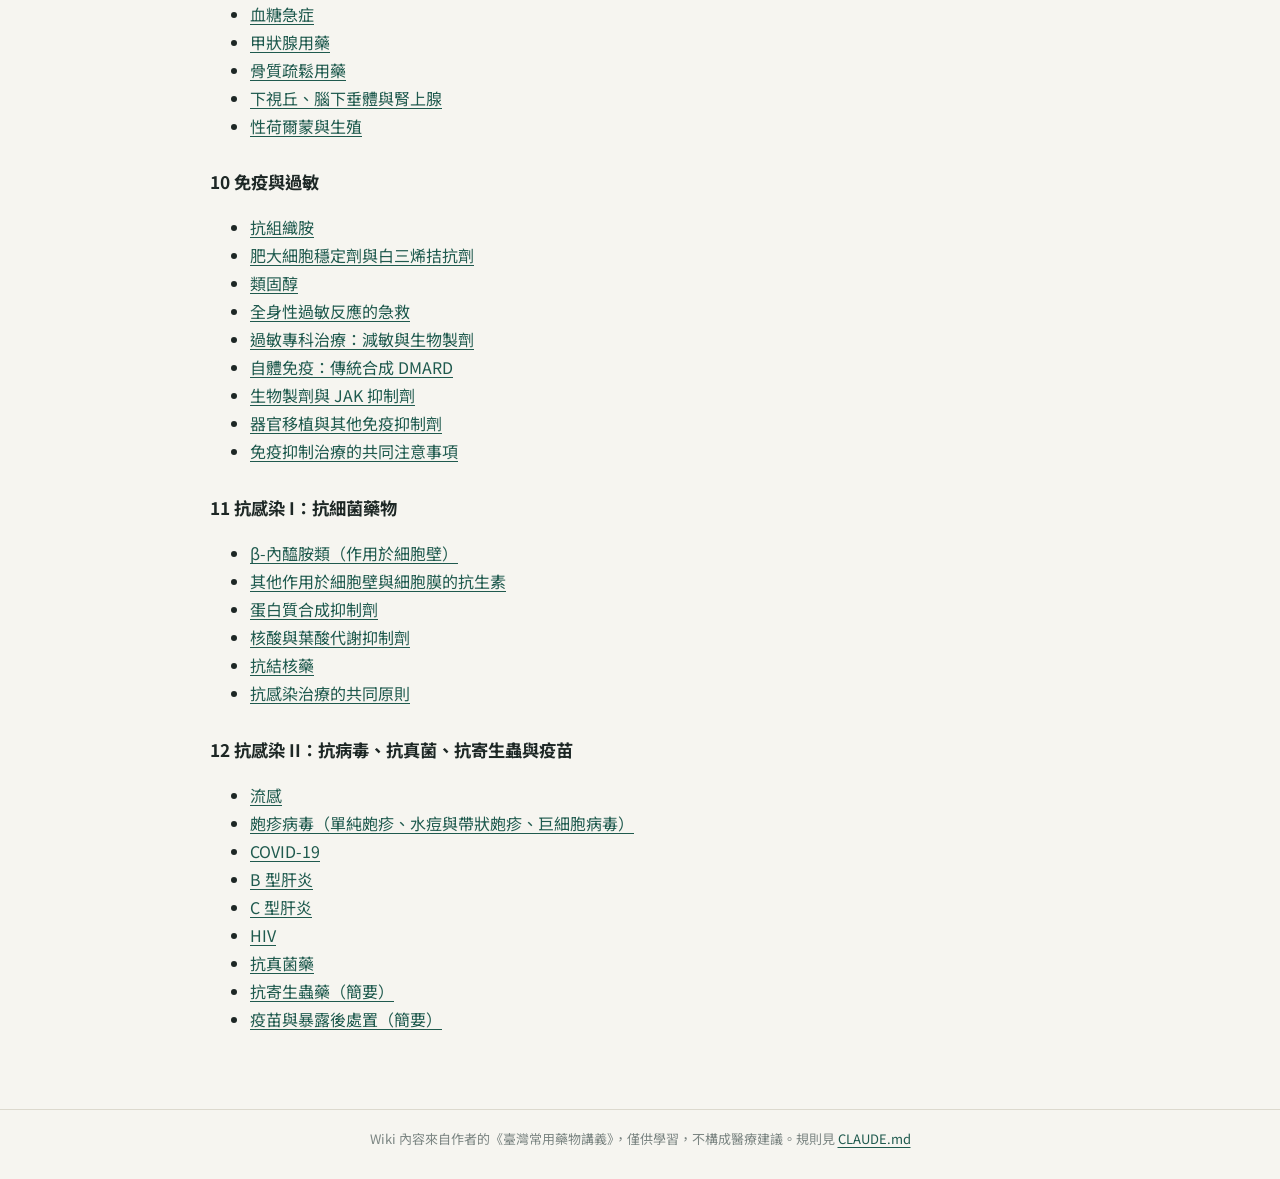
<file: wiki.html>
<!doctype html>
<html lang="zh-Hant-TW">
<head>
<meta charset="utf-8">
<meta name="viewport" content="width=device-width, initial-scale=1">
<title>藥物 LLM Wiki</title>
<link rel="preconnect" href="https://fonts.googleapis.com">
<link rel="preconnect" href="https://fonts.gstatic.com" crossorigin>
<link href="https://fonts.googleapis.com/css2?family=Noto+Sans+TC:wght@400;500;700&family=Noto+Serif+TC:wght@600;700&family=JetBrains+Mono:wght@500&display=swap" rel="stylesheet">
<link rel="stylesheet" href="assets/site.css">
</head>
<body>
<header class="top">
  <a class="brand" href="index.html"><span class="pill"></span>藥物 LLM Wiki</a>
  <nav>
    <a href="#index">目錄</a><a href="#agg-drug-index">藥名索引</a><a href="#log">紀錄</a><a href="slides/index.html">簡報</a>
  </nav>
  <button class="icon" id="theme" aria-label="切換深淺色">◐</button>
</header>
<main class="wrap">
  <div id="meta" class="meta"></div>
  <article id="page" class="prose"><p class="muted">載入中…</p></article>
</main>
<footer class="foot">Wiki 內容來自作者的《臺灣常用藥物講義》，僅供學習，不構成醫療建議。規則見 <a href="https://github.com/joselan4288/drug-llm-wiki/blob/main/CLAUDE.md">CLAUDE.md</a></footer>
<script src="assets/vendor/marked.min.js"></script>
<script>
(() => {
  const $ = s => document.querySelector(s);
  const TYPE = { concept: '概念頁（AI 撰寫）', class: '類別頁（腳本產生）', aggregate: '彙整頁（腳本產生）', index: '目錄', log: '紀錄', raw: '原始資料（不可修改）' };
  const esc = s => String(s).replace(/[&<>"]/g, c => ({ '&': '&amp;', '<': '&lt;', '>': '&gt;', '"': '&quot;' }[c]));

  function parse(text) {
    const m = text.match(/^---\n([\s\S]*?)\n---\n([\s\S]*)$/);
    if (!m) return { meta: {}, body: text };
    const meta = {};
    m[1].split('\n').forEach(l => {
      const i = l.indexOf(': '); if (i < 0) return;
      const k = l.slice(0, i).trim(), v = l.slice(i + 2).trim();
      meta[k] = v.startsWith('[') ? v.slice(1, -1).split(',').map(x => x.trim()).filter(Boolean) : v;
    });
    return { meta, body: m[2] };
  }

  function linkify(md) {
    return md
      .replace(/\[\[([^\]|]+)\|([^\]]+)\]\]/g, (_, id, t) => `[${t}](#${id})`)
      .replace(/\[\[([^\]]+)\]\]/g, (_, id) => `[${id}](#${id})`)
      .replace(/〔([0-9]{2}-[a-z-]+)#([一二三四五六七八九十]+)〕/g, (_, f, n) => `<a class="src" href="#raw:${f}" title="原始講義 ${f} 第${n}節">〔${f}#${n}〕</a>`);
  }

  async function load() {
    const h = decodeURIComponent(location.hash.slice(1)) || 'index';
    const isRaw = h.startsWith('raw:');
    const path = isRaw ? `raw/${h.slice(4)}.md` : `wiki/${h}.md`;
    let text;
    try {
      const r = await fetch(path, { cache: 'no-cache' });
      if (!r.ok) throw new Error(r.status);
      text = await r.text();
    } catch (e) {
      $('#page').innerHTML = `<h1>找不到頁面</h1><p>${esc(path)} 不存在。<a href="#index">回到目錄</a></p>`;
      $('#meta').innerHTML = ''; return;
    }
    const { meta, body } = parse(text);
    const type = isRaw ? 'raw' : (meta.type || '');
    $('#page').innerHTML = marked.parse(linkify(body));
    $('#page').querySelectorAll('table').forEach(t => { const w = document.createElement('div'); w.className = 'tw'; t.replaceWith(w); w.appendChild(t); });
    const chips = [];
    if (type) chips.push(`<span class="chip c-${type}">${TYPE[type] || type}</span>`);
    if (meta.sources && meta.sources.length && !isRaw)
      chips.push('<span class="lab">來源</span>' + meta.sources.map(s => `<a class="chip" href="#raw:${s.split('#')[0]}">${esc(s)}</a>`).join(''));
    if (meta.related && meta.related.length)
      chips.push('<span class="lab">相關</span>' + meta.related.map(r => `<a class="chip" href="#${r}">${esc(r)}</a>`).join(''));
    if (isRaw && meta.source) chips.push(`<span class="lab">出處</span><span class="chip">${esc(meta.source)}</span>`);
    $('#meta').innerHTML = chips.join(' ');
    const h1 = $('#page h1');
    document.title = (h1 ? h1.textContent + '｜' : '') + '藥物 LLM Wiki';
    scrollTo(0, 0);
  }

  $('#theme').onclick = () => {
    const r = document.documentElement;
    const dark = r.dataset.theme ? r.dataset.theme === 'dark' : matchMedia('(prefers-color-scheme: dark)').matches;
    r.dataset.theme = dark ? 'light' : 'dark';
    try { localStorage.setItem('wiki-theme', r.dataset.theme); } catch (_) {}
  };
  try { const t = localStorage.getItem('wiki-theme'); if (t) document.documentElement.dataset.theme = t; } catch (_) {}
  addEventListener('hashchange', load);
  load();
})();
</script>
</body>
</html>
</file>
<file: assets/site.css>
:root{
  --bg:#f6f5f0; --paper:#fffefa; --paper2:#efede5; --ink:#1d2725; --ink2:#4a5754; --ink3:#7b8582; --line:#dcd9ce;
  --accent:#2f7d6d; --accent-ink:#1f5a4e; --accent-soft:#e2efe9;
  --sym:#c0603a; --sym-soft:#f7e7df; --para:#3b6ea8; --para-soft:#e5edf7; --warn:#b4472f; --warn-soft:#f8e9e3;
  --sans:"Noto Sans TC","PingFang TC","Microsoft JhengHei",system-ui,sans-serif;
  --serif:"Noto Serif TC","Songti TC",serif; --mono:"JetBrains Mono",ui-monospace,monospace;
  color-scheme:light;
}
@media (prefers-color-scheme:dark){:root:not([data-theme="light"]){
  --bg:#111615; --paper:#171d1c; --paper2:#1f2725; --ink:#e4ebe8; --ink2:#aab6b2; --ink3:#7c8885; --line:#2c3633;
  --accent:#5fb7a3; --accent-ink:#8fd3c3; --accent-soft:#1c302b;
  --sym:#e58b66; --sym-soft:#35231b; --para:#86aee0; --para-soft:#1b2635; --warn:#ec8d74; --warn-soft:#34201b; color-scheme:dark;}}
:root[data-theme="dark"]{
  --bg:#111615; --paper:#171d1c; --paper2:#1f2725; --ink:#e4ebe8; --ink2:#aab6b2; --ink3:#7c8885; --line:#2c3633;
  --accent:#5fb7a3; --accent-ink:#8fd3c3; --accent-soft:#1c302b;
  --sym:#e58b66; --sym-soft:#35231b; --para:#86aee0; --para-soft:#1b2635; --warn:#ec8d74; --warn-soft:#34201b; color-scheme:dark;}
*{box-sizing:border-box}
body{margin:0;background:var(--bg);color:var(--ink);font-family:var(--sans);line-height:1.75;font-size:16px}
a{color:var(--accent-ink);text-underline-offset:3px}
.top{position:sticky;top:0;z-index:10;display:flex;align-items:center;gap:16px;padding:0 20px;height:56px;
  background:color-mix(in srgb,var(--bg) 90%,transparent);backdrop-filter:blur(8px);border-bottom:1px solid var(--line)}
.brand{display:flex;align-items:center;gap:10px;font-family:var(--serif);font-weight:700;color:var(--ink);text-decoration:none;white-space:nowrap}
.pill{width:26px;height:12px;border-radius:6px;background:linear-gradient(90deg,var(--accent) 50%,var(--paper2) 50%);border:1px solid var(--accent-ink)}
.top nav{display:flex;gap:4px;margin-left:auto;overflow-x:auto}
.top nav a{padding:6px 10px;border-radius:8px;color:var(--ink2);text-decoration:none;font-size:15px;white-space:nowrap}
.top nav a:hover{background:var(--paper2);color:var(--ink)}
.icon{border:1px solid var(--line);background:var(--paper);color:var(--ink2);border-radius:9px;width:34px;height:34px;cursor:pointer;flex:none}
.wrap{max-width:900px;margin:0 auto;padding:28px 20px 60px}
.meta{display:flex;flex-wrap:wrap;gap:6px;align-items:center;margin-bottom:14px;font-size:13px}
.meta .lab{color:var(--ink3);margin-left:8px}
.chip{display:inline-block;padding:2px 9px;border-radius:99px;border:1px solid var(--line);background:var(--paper);color:var(--ink2);text-decoration:none;font-size:12.5px;font-family:var(--mono)}
.c-concept{background:var(--accent-soft);border-color:var(--accent);color:var(--accent-ink);font-family:var(--sans)}
.c-class,.c-aggregate{background:var(--para-soft);border-color:var(--para);color:var(--para);font-family:var(--sans)}
.c-raw{background:var(--warn-soft);border-color:var(--warn);color:var(--warn);font-family:var(--sans)}
.c-index,.c-log{font-family:var(--sans)}
.prose h1{font-family:var(--serif);font-size:clamp(1.6rem,4vw,2.2rem);line-height:1.3;margin:.2em 0 .6em}
.prose h2{font-family:var(--serif);font-size:1.35rem;margin:2em 0 .6em;padding-bottom:.3em;border-bottom:1px solid var(--line)}
.prose h3{font-size:1.08rem;margin:1.6em 0 .4em}
.prose blockquote{margin:1em 0;padding:.4em 1em;border-left:3px solid var(--accent);background:var(--accent-soft);border-radius:0 10px 10px 0;color:var(--ink2)}
.prose code{font-family:var(--mono);font-size:.88em;background:var(--paper2);padding:.1em .35em;border-radius:5px}
.prose pre{background:var(--paper2);padding:14px;border-radius:10px;overflow-x:auto}
.prose pre code{background:none;padding:0}
.tw{overflow-x:auto;margin:1em 0 1.4em;border:1px solid var(--line);border-radius:12px;background:var(--paper)}
.prose table{border-collapse:collapse;width:100%;font-size:.92rem;line-height:1.6}
.prose th{text-align:left;background:var(--paper2);color:var(--ink2);font-size:.82rem;padding:8px 12px;border-bottom:1px solid var(--line);white-space:nowrap}
.prose td{padding:8px 12px;border-bottom:1px solid var(--line);vertical-align:top}
.prose tr:last-child td{border-bottom:0}
a.src{font-size:.78em;color:var(--ink3);text-decoration:none;font-family:var(--mono);white-space:nowrap}
a.src:hover{color:var(--accent)}
.muted{color:var(--ink3)}
.foot{border-top:1px solid var(--line);padding:18px 20px 28px;text-align:center;font-size:13px;color:var(--ink3)}
/* 首頁 */
.hero{padding:20px 0 8px}
.hero .k{font-size:13px;letter-spacing:.16em;color:var(--accent);font-weight:700}
.hero h1{font-family:var(--serif);font-size:clamp(1.9rem,5vw,2.8rem);line-height:1.25;margin:.25em 0 .4em}
.hero p{color:var(--ink2);margin:0}
.stats{display:flex;flex-wrap:wrap;gap:8px 28px;margin:20px 0 6px}
.stats b{display:block;font-family:var(--mono);font-size:1.5rem;line-height:1.2}
.stats span{font-size:.82rem;color:var(--ink3)}
.cards{display:grid;grid-template-columns:repeat(auto-fit,minmax(240px,1fr));gap:14px;margin:22px 0}
.card{display:block;background:var(--paper);border:1px solid var(--line);border-radius:14px;padding:18px;color:var(--ink);text-decoration:none}
a.card:hover{border-color:var(--accent)}
.card h3{margin:0 0 4px;font-family:var(--serif);font-size:1.15rem}
.card p{margin:0;color:var(--ink2);font-size:.93rem;line-height:1.6}
.section{margin-top:40px}
.section h2{font-family:var(--serif);font-size:1.45rem;margin:0 0 12px;padding-bottom:.3em;border-bottom:1px solid var(--line)}
.graph{background:var(--paper);border:1px solid var(--line);border-radius:14px;padding:12px;overflow-x:auto}
.graph svg{display:block;min-width:720px;width:100%;height:auto}
.graph text{font-family:var(--sans)}
.q{background:var(--paper);border:1px solid var(--line);border-left:4px solid var(--accent);border-radius:12px;padding:14px 18px;margin:12px 0}
.q h3{margin:0 0 6px;font-size:1.02rem}
.q p,.q li{margin:.3em 0;font-size:.95rem;color:var(--ink)}
@media (max-width:600px){.top{gap:8px;padding:0 12px}.brand{font-size:15px}.wrap{padding:20px 16px 48px}}
.graph svg > text{paint-order:stroke;stroke:var(--paper);stroke-width:6px;stroke-linejoin:round}
</file>
